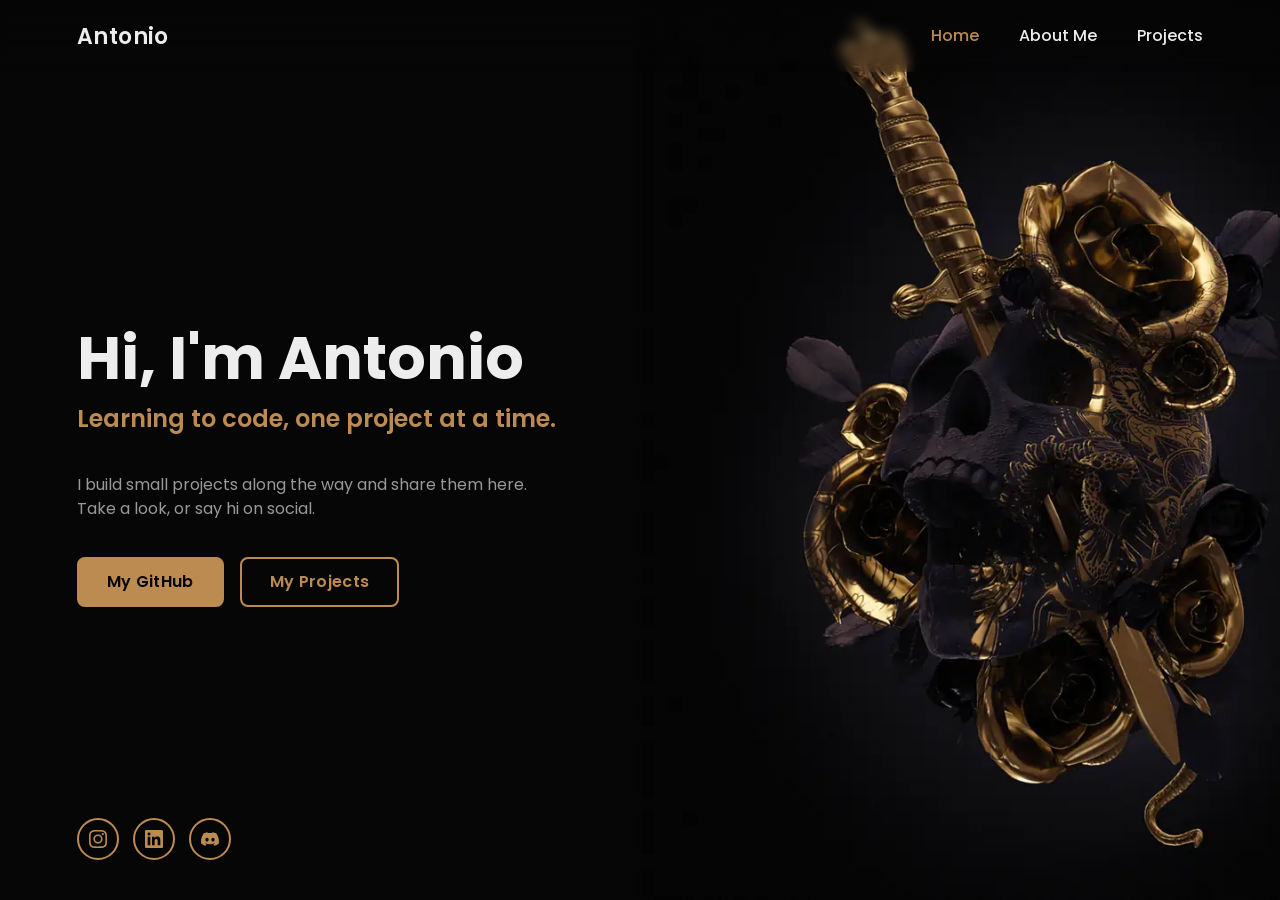
<file: site/index.html>
<!DOCTYPE html>
<html lang="en">

<head>
    <meta charset="UTF-8">
    <title>Antonio Tlusteck - Personal Portfolio</title>
    <meta name="description" content="Personal website of Antonio Tlusteck: a developer learning to code, sharing small projects like a Pokedex and a personal bookshelf app.">
    <meta name="viewport" content="width=device-width, initial-scale=1.0">
    <meta name="theme-color" content="#050505">
    <meta property="og:title" content="Antonio Tlusteck - Personal Portfolio">
    <meta property="og:description" content="Personal website of Antonio Tlusteck: projects, about me, and social links.">
    <meta property="og:type" content="website">
    <meta property="og:url" content="https://antonio-tl.com/">
    <meta property="og:image" content="https://antonio-tl.com/Images/hero-bg.webp">
    <link rel="canonical" href="https://antonio-tl.com/">
    <link rel="icon" type="image/png" href="Images/Icon.png">
    <link href="CSS/design.css" type="text/css" rel="stylesheet">
    <script type="application/ld+json">
    {
        "@context": "https://schema.org",
        "@type": "Person",
        "name": "Antonio Tlusteck",
        "alternateName": "Tea",
        "url": "https://antonio-tl.com/",
        "image": "https://antonio-tl.com/Images/profile.webp",
        "sameAs": [
            "https://github.com/Antonio-Tl",
            "https://www.linkedin.com/in/antonio-tlusteck/",
            "https://www.instagram.com/antonio.tlu/",
            "https://steamcommunity.com/profiles/76561198381881233/"
        ]
    }
    </script>
</head>

<body>
    <header class="header">
        <a href="index.html" class="logo">Antonio</a>

        <button class="nav-toggle" id="navToggle" aria-expanded="false" aria-controls="navbar" aria-label="Toggle navigation menu">
            <svg class="icon icon-menu"><use href="Images/icons/sprite.svg#icon-menu"></use></svg>
            <svg class="icon icon-close"><use href="Images/icons/sprite.svg#icon-close"></use></svg>
        </button>

        <nav class="navbar" id="navbar">
            <a href="index.html" class="active">Home</a>
            <a href="Content/AboutMe.html">About Me</a>
            <a href="Content/Projects.html">Projects</a>
        </nav>
    </header>

    <section class="hero">
        <div class="hero-content">
            <h1 data-reveal data-reveal-delay="0">Hi, I'm Antonio</h1>
            <p class="lede" data-reveal data-reveal-delay="80">Learning to code, one project at a time.</p>
            <p data-reveal data-reveal-delay="160">
                I build small projects along the way and share them here.
                Take a look, or say hi on social.
            </p>
            <div class="btn-box" data-reveal data-reveal-delay="240">
                <a href="https://github.com/Antonio-Tl" target="_blank" rel="noopener" class="btn btn-primary">My GitHub</a>
                <a href="Content/Projects.html" target="_blank" rel="noopener" class="btn btn-ghost">My Projects</a>
            </div>
        </div>

        <div class="hero-sci icon-row" data-reveal data-reveal-delay="320">
            <a href="https://www.instagram.com/antonio.tlu/" target="_blank" rel="noopener" class="icon-link" aria-label="Instagram">
                <svg class="icon"><use href="Images/icons/sprite.svg#icon-instagram"></use></svg>
            </a>
            <a href="https://www.linkedin.com/in/antonio-tlusteck/" target="_blank" rel="noopener" class="icon-link" aria-label="LinkedIn">
                <svg class="icon"><use href="Images/icons/sprite.svg#icon-linkedin"></use></svg>
            </a>
            <a href="#" id="dcBtn" class="icon-link" aria-label="Show Discord tag" aria-haspopup="dialog">
                <svg class="icon"><use href="Images/icons/sprite.svg#icon-discord"></use></svg>
            </a>
        </div>
    </section>

    <div class="modal-backdrop" id="dcModal">
        <div class="modal-card" role="dialog" aria-modal="true" aria-labelledby="dcModalTitle">
            <div class="modal-card-head">
                <h3 id="dcModalTitle">My Discord Tag</h3>
                <button class="modal-close" id="dcClose" aria-label="Close">
                    <svg class="icon"><use href="Images/icons/sprite.svg#icon-close"></use></svg>
                </button>
            </div>
            <p>tea14</p>
        </div>
    </div>

    <script src="JS/main.js"></script>
</body>

</html>
</file>
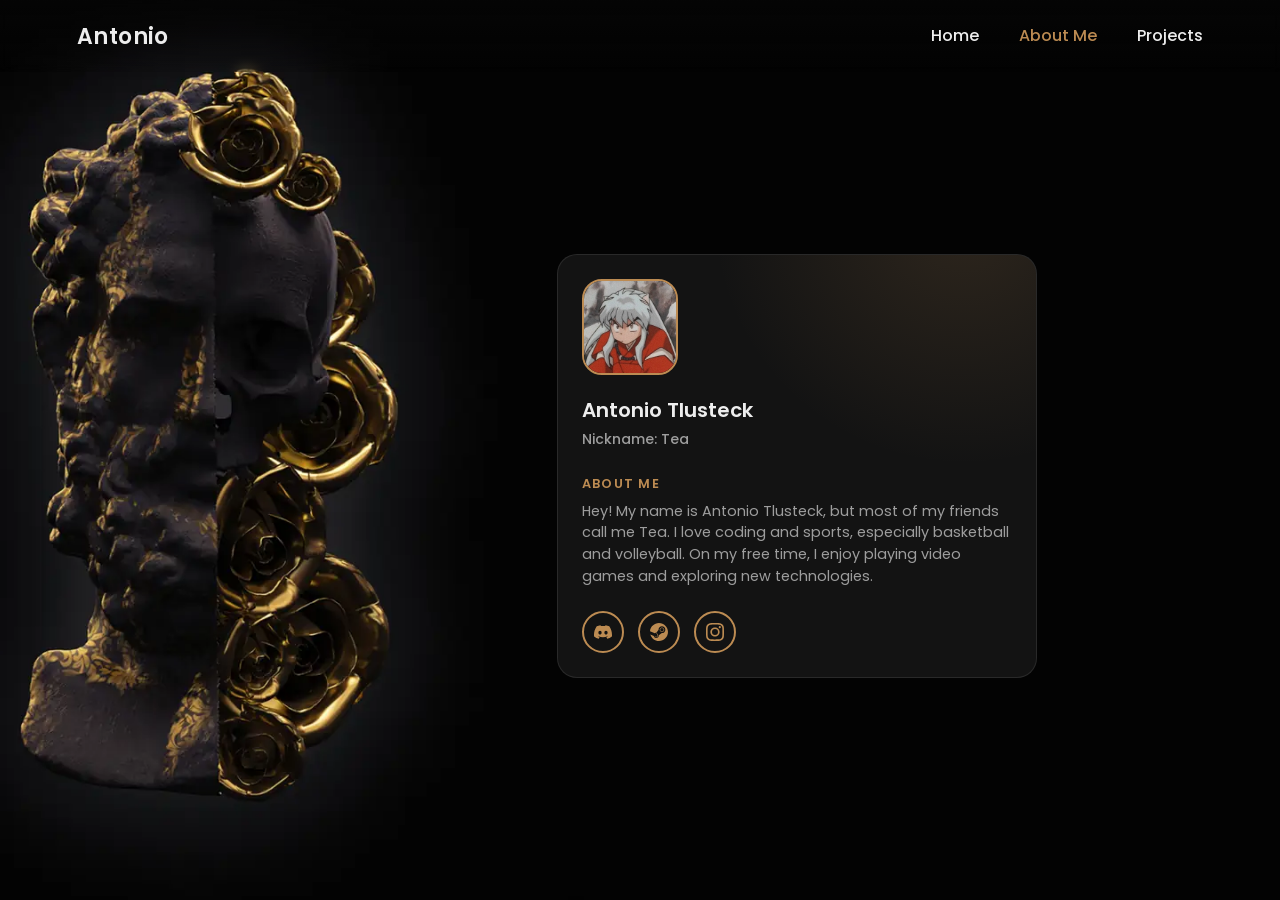
<file: site/Content/AboutMe.html>
<!DOCTYPE html>
<html lang="en">

<head>
    <meta charset="UTF-8">
    <title>About Me - Antonio Tlusteck</title>
    <meta name="description" content="A little bit about Antonio Tlusteck, aka Tea: sports, games, and learning to code.">
    <meta name="viewport" content="width=device-width, initial-scale=1.0">
    <meta name="theme-color" content="#050505">
    <meta property="og:title" content="About Me - Antonio Tlusteck">
    <meta property="og:description" content="A little bit about Antonio Tlusteck, aka Tea: sports, games, and learning to code.">
    <meta property="og:type" content="website">
    <meta property="og:url" content="https://antonio-tl.com/Content/AboutMe.html">
    <link rel="canonical" href="https://antonio-tl.com/Content/AboutMe.html">
    <link rel="icon" type="image/png" href="../Images/Icon.png">
    <link href="../CSS/design.css" type="text/css" rel="stylesheet">
    <script type="application/ld+json">
    {
        "@context": "https://schema.org",
        "@type": "Person",
        "name": "Antonio Tlusteck",
        "alternateName": "Tea",
        "url": "https://antonio-tl.com/",
        "image": "https://antonio-tl.com/Images/profile.webp",
        "sameAs": [
            "https://github.com/Antonio-Tl",
            "https://www.linkedin.com/in/antonio-tlusteck/",
            "https://www.instagram.com/antonio.tlu/",
            "https://steamcommunity.com/profiles/76561198381881233/"
        ]
    }
    </script>
</head>

<body>
    <header class="header">
        <a href="../index.html" class="logo">Antonio</a>

        <button class="nav-toggle" id="navToggle" aria-expanded="false" aria-controls="navbar" aria-label="Toggle navigation menu">
            <svg class="icon icon-menu"><use href="../Images/icons/sprite.svg#icon-menu"></use></svg>
            <svg class="icon icon-close"><use href="../Images/icons/sprite.svg#icon-close"></use></svg>
        </button>

        <nav class="navbar" id="navbar">
            <a href="../index.html">Home</a>
            <a href="AboutMe.html" class="active">About Me</a>
            <a href="Projects.html">Projects</a>
        </nav>
    </header>

    <section class="about">
        <div class="profile-card project-card" data-reveal data-reveal-delay="0">
            <div class="profile-photo">
                <img src="../Images/profile.webp" alt="Antonio's profile picture" width="96" height="96">
            </div>

            <h2>Antonio Tlusteck<span>Nickname: Tea</span></h2>

            <h3>About Me</h3>
            <p>
                Hey! My name is Antonio Tlusteck, but most of my friends call me Tea.
                I love coding and sports, especially basketball and volleyball. On my free time, 
                I enjoy playing video games and exploring new technologies.
            </p>

            <div class="icon-row">
                <a href="#" id="dcBtn" class="icon-link" aria-label="Show Discord tag" aria-haspopup="dialog">
                    <svg class="icon"><use href="../Images/icons/sprite.svg#icon-discord"></use></svg>
                </a>
                <a href="https://steamcommunity.com/profiles/76561198381881233/" target="_blank" rel="noopener" class="icon-link" aria-label="Steam">
                    <svg class="icon"><use href="../Images/icons/sprite.svg#icon-steam"></use></svg>
                </a>
                <a href="https://www.instagram.com/antonio.tlu/" target="_blank" rel="noopener" class="icon-link" aria-label="Instagram">
                    <svg class="icon"><use href="../Images/icons/sprite.svg#icon-instagram"></use></svg>
                </a>
            </div>
        </div>
    </section>

    <div class="modal-backdrop" id="dcModal">
        <div class="modal-card" role="dialog" aria-modal="true" aria-labelledby="dcModalTitle">
            <div class="modal-card-head">
                <h3 id="dcModalTitle">My Discord Tag</h3>
                <button class="modal-close" id="dcClose" aria-label="Close">
                    <svg class="icon"><use href="../Images/icons/sprite.svg#icon-close"></use></svg>
                </button>
            </div>
            <p>tea14</p>
        </div>
    </div>

    <script src="../JS/main.js"></script>
</body>

</html>
</file>
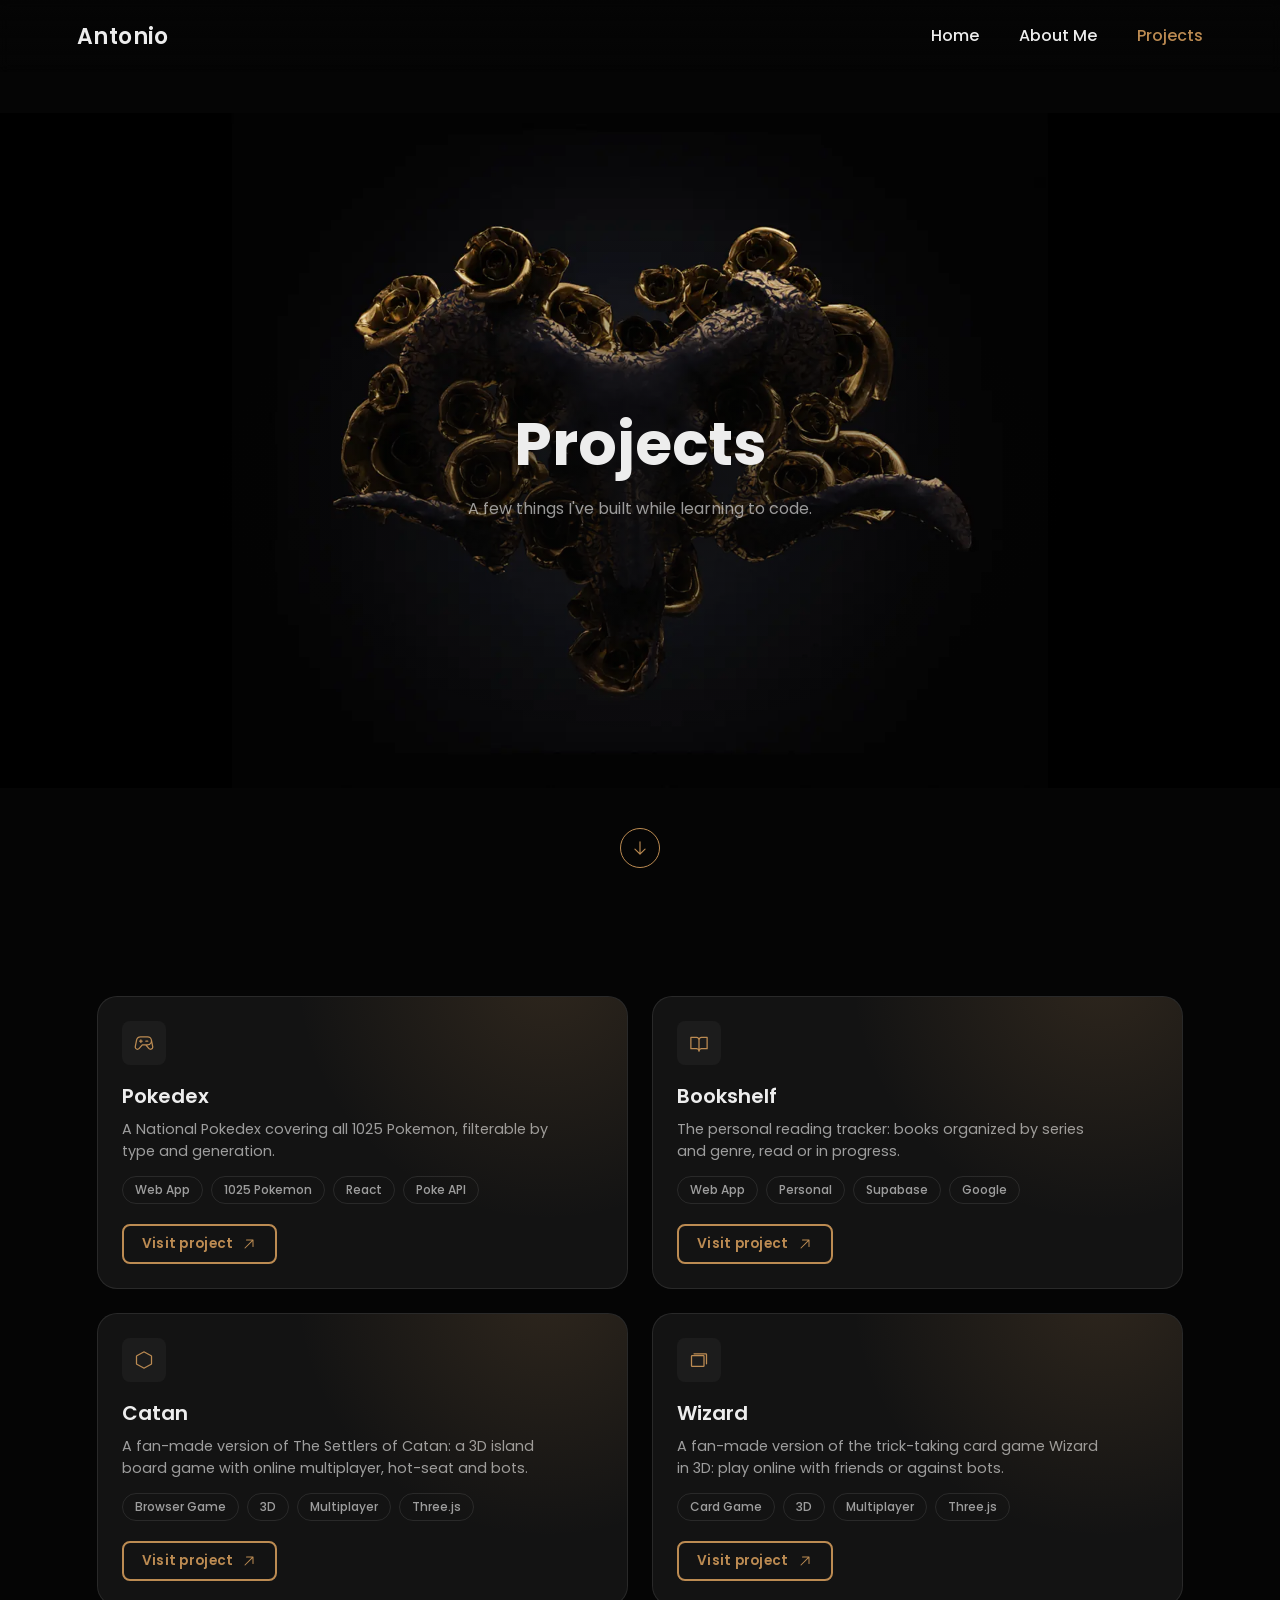
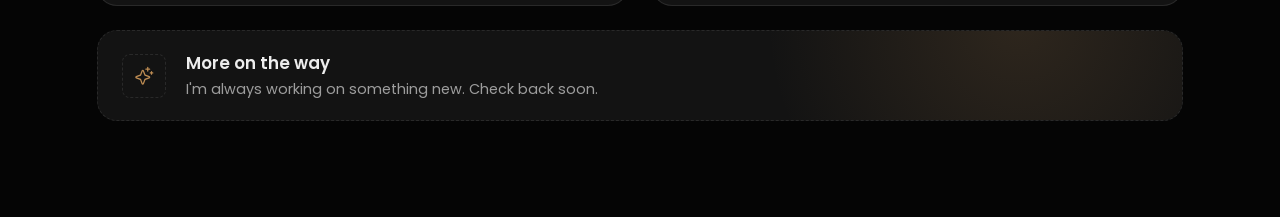
<file: site/Content/Projects.html>
<!DOCTYPE html>
<html lang="en">

<head>
    <meta charset="UTF-8">
    <title>Projects - Antonio Tlusteck</title>
    <meta name="description" content="Projects by Antonio Tlusteck, including a Pokedex covering all 1025 Pokemon, a personal bookshelf tracker and fan-made versions of Catan and Wizard.">
    <meta name="viewport" content="width=device-width, initial-scale=1.0">
    <meta name="theme-color" content="#050505">
    <meta property="og:title" content="Projects - Antonio Tlusteck">
    <meta property="og:description" content="Projects by Antonio Tlusteck, including a Pokedex covering all 1025 Pokemon, a personal bookshelf tracker and fan-made versions of Catan and Wizard.">
    <meta property="og:type" content="website">
    <meta property="og:url" content="https://antonio-tl.com/Content/Projects.html">
    <link rel="canonical" href="https://antonio-tl.com/Content/Projects.html">
    <link rel="icon" type="image/png" href="../Images/Icon.png">
    <link href="../CSS/design.css" type="text/css" rel="stylesheet">
    <script type="application/ld+json">
    {
        "@context": "https://schema.org",
        "@type": "Person",
        "name": "Antonio Tlusteck",
        "alternateName": "Tea",
        "url": "https://antonio-tl.com/",
        "image": "https://antonio-tl.com/Images/profile.webp",
        "sameAs": [
            "https://github.com/Antonio-Tl",
            "https://www.linkedin.com/in/antonio-tlusteck/",
            "https://www.instagram.com/antonio.tlu/",
            "https://steamcommunity.com/profiles/76561198381881233/"
        ]
    }
    </script>
</head>

<body>
    <header class="header">
        <a href="../index.html" class="logo">Antonio</a>

        <button class="nav-toggle" id="navToggle" aria-expanded="false" aria-controls="navbar" aria-label="Toggle navigation menu">
            <svg class="icon icon-menu"><use href="../Images/icons/sprite.svg#icon-menu"></use></svg>
            <svg class="icon icon-close"><use href="../Images/icons/sprite.svg#icon-close"></use></svg>
        </button>

        <nav class="navbar" id="navbar">
            <a href="../index.html">Home</a>
            <a href="AboutMe.html">About Me</a>
            <a href="Projects.html" class="active">Projects</a>
        </nav>
    </header>

    <section class="project-hero">
        <div class="project-hero-content">
            <h1 data-reveal data-reveal-delay="0">Projects</h1>
            <p data-reveal data-reveal-delay="80">A few things I've built while learning to code.</p>
        </div>

        <a href="#projectsList" class="scroll-cue" aria-label="Scroll to projects">
            <svg class="icon"><use href="../Images/icons/sprite.svg#icon-arrow-down"></use></svg>
        </a>
    </section>

    <section class="projects" id="projectsList">
        <div class="project-bento">
            <article class="project-card project-card--primary" data-reveal data-reveal-delay="0">
                <div class="project-icon">
                    <svg class="icon"><use href="../Images/icons/sprite.svg#icon-controller"></use></svg>
                </div>
                <h2>Pokedex</h2>
                <p>A National Pokedex covering all 1025 Pokemon, filterable by type and generation.</p>
                <div class="tag-row">
                    <span class="tag">Web App</span>
                    <span class="tag">1025 Pokemon</span>
                    <span class="tag">React</span>
                    <span class="tag">Poke API</span>
                </div>
                <a href="https://pokedex.antonio-tl.com" target="_blank" rel="noopener" class="btn btn-ghost">
                    Visit project
                    <svg class="icon"><use href="../Images/icons/sprite.svg#icon-external"></use></svg>
                </a>
            </article>

            <article class="project-card project-card--secondary" data-reveal data-reveal-delay="80">
                <div class="project-icon">
                    <svg class="icon"><use href="../Images/icons/sprite.svg#icon-book"></use></svg>
                </div>
                <h2>Bookshelf</h2>
                <p>The personal reading tracker: books organized by series and genre, read or in progress.</p>
                <div class="tag-row">
                    <span class="tag">Web App</span>
                    <span class="tag">Personal</span>
                    <span class="tag">Supabase</span>
                    <span class="tag">Google</span>
                </div>
                <a href="https://bookshelf.antonio-tl.com" target="_blank" rel="noopener" class="btn btn-ghost">
                    Visit project
                    <svg class="icon"><use href="../Images/icons/sprite.svg#icon-external"></use></svg>
                </a>
            </article>

            <article class="project-card project-card--tertiary" data-reveal data-reveal-delay="160">
                <div class="project-icon">
                    <svg class="icon"><use href="../Images/icons/sprite.svg#icon-hexagon"></use></svg>
                </div>
                <h2>Catan</h2>
                <p>A fan-made version of The Settlers of Catan: a 3D island board game with online multiplayer, hot-seat and bots.</p>
                <div class="tag-row">
                    <span class="tag">Browser Game</span>
                    <span class="tag">3D</span>
                    <span class="tag">Multiplayer</span>
                    <span class="tag">Three.js</span>
                </div>
                <a href="https://catan.antonio-tl.com" target="_blank" rel="noopener" class="btn btn-ghost">
                    Visit project
                    <svg class="icon"><use href="../Images/icons/sprite.svg#icon-external"></use></svg>
                </a>
            </article>

            <article class="project-card project-card--quaternary" data-reveal data-reveal-delay="240">
                <div class="project-icon">
                    <svg class="icon"><use href="../Images/icons/sprite.svg#icon-cards"></use></svg>
                </div>
                <h2>Wizard</h2>
                <p>A fan-made version of the trick-taking card game Wizard in 3D: play online with friends or against bots.</p>
                <div class="tag-row">
                    <span class="tag">Card Game</span>
                    <span class="tag">3D</span>
                    <span class="tag">Multiplayer</span>
                    <span class="tag">Three.js</span>
                </div>
                <a href="https://wizard.antonio-tl.com" target="_blank" rel="noopener" class="btn btn-ghost">
                    Visit project
                    <svg class="icon"><use href="../Images/icons/sprite.svg#icon-external"></use></svg>
                </a>
            </article>

            <article class="project-card project-card--soon" data-reveal data-reveal-delay="320">
                <div class="project-icon">
                    <svg class="icon"><use href="../Images/icons/sprite.svg#icon-sparkle"></use></svg>
                </div>
                <div class="project-card--soon-text">
                    <h2>More on the way</h2>
                    <p>I'm always working on something new. Check back soon.</p>
                </div>
            </article>
        </div>
    </section>

    <script src="../JS/main.js"></script>
</body>

</html>
</file>
<file: site/CSS/design.css>
@import url('https://fonts.googleapis.com/css2?family=Poppins:wght@300;400;500;600;700;800&display=swap');

:root {
  --bg: #050505;
  --surface: #131313;
  --surface-2: #1c1c1c;
  --border: rgba(237, 237, 237, 0.1);
  --text: #ededed;
  --text-muted: rgba(237, 237, 237, 0.64);
  --accent: #bc8b52;
  --accent-ink: #050505;
  --radius-sm: 8px;
  --radius-lg: 20px;
  --nav-h: 72px;
  --container: 1240px;
  --gutter: clamp(24px, 6vw, 96px);
  --ease: cubic-bezier(0.16, 1, 0.3, 1);
}

*,
*::before,
*::after {
  margin: 0;
  padding: 0;
  box-sizing: border-box;
}

html {
  scroll-behavior: smooth;
}

body {
  font-family: 'Poppins', sans-serif;
  background: var(--bg);
  color: var(--text);
  line-height: 1.5;
  overflow-x: hidden;
}

img,
svg {
  display: block;
  max-width: 100%;
}

a {
  color: inherit;
}

.icon {
  width: 1em;
  height: 1em;
  fill: currentColor;
}

:focus-visible {
  outline: 2px solid var(--accent);
  outline-offset: 3px;
}

.container {
  width: 100%;
  max-width: var(--container);
  margin-inline: auto;
  padding-inline: var(--gutter);
}

.visually-hidden {
  position: absolute;
  width: 1px;
  height: 1px;
  overflow: hidden;
  clip: rect(0 0 0 0);
  white-space: nowrap;
}

/* ---------- Header / Nav ---------- */

.header {
  position: fixed;
  inset: 0 0 auto 0;
  height: var(--nav-h);
  display: flex;
  align-items: center;
  justify-content: space-between;
  padding-inline: var(--gutter);
  z-index: 200;
  background: linear-gradient(to bottom, rgba(5, 5, 5, 0.85), rgba(5, 5, 5, 0));
  backdrop-filter: blur(6px);
}

.logo {
  font-size: 22px;
  font-weight: 600;
  text-decoration: none;
  color: var(--text);
  letter-spacing: 0.02em;
}

.navbar {
  display: flex;
  align-items: center;
  gap: 40px;
}

.navbar a {
  font-size: 16px;
  font-weight: 500;
  text-decoration: none;
  color: var(--text);
  transition: color 0.25s var(--ease);
}

.navbar a:hover,
.navbar a.active {
  color: var(--accent);
}

.nav-toggle {
  display: none;
  align-items: center;
  justify-content: center;
  width: 40px;
  height: 40px;
  background: transparent;
  border: 1px solid var(--border);
  border-radius: var(--radius-sm);
  color: var(--text);
  font-size: 20px;
  cursor: pointer;
}

.nav-toggle .icon-close {
  display: none;
}

.nav-toggle[aria-expanded="true"] .icon-menu {
  display: none;
}

.nav-toggle[aria-expanded="true"] .icon-close {
  display: block;
}

/* ---------- Buttons ---------- */

.btn {
  position: relative;
  display: inline-flex;
  align-items: center;
  justify-content: center;
  height: 50px;
  padding-inline: 28px;
  border-radius: var(--radius-sm);
  font-size: 16px;
  font-weight: 600;
  letter-spacing: 0.02em;
  text-decoration: none;
  white-space: nowrap;
  border: 2px solid var(--accent);
  overflow: hidden;
  z-index: 1;
  transition: color 0.5s var(--ease), transform 0.2s var(--ease);
}

.btn::before {
  content: '';
  position: absolute;
  top: 0;
  left: 0;
  width: 0;
  height: 100%;
  z-index: -1;
  transition: width 0.5s var(--ease);
}

.btn:hover::before {
  width: 100%;
}

.btn:active {
  transform: scale(0.98);
}

.btn-primary {
  background: var(--accent);
  color: var(--accent-ink);
}

.btn-primary::before {
  background: var(--bg);
}

.btn-primary:hover {
  color: var(--accent);
}

.btn-ghost {
  background: transparent;
  color: var(--accent);
}

.btn-ghost::before {
  background: var(--accent);
}

.btn-ghost:hover {
  color: var(--accent-ink);
}

.icon-link {
  position: relative;
  display: inline-flex;
  align-items: center;
  justify-content: center;
  width: 42px;
  height: 42px;
  border-radius: 50%;
  border: 2px solid var(--accent);
  color: var(--accent);
  font-size: 18px;
  text-decoration: none;
  transition: background 0.35s var(--ease), color 0.35s var(--ease), transform 0.2s var(--ease);
}

.icon-link:hover {
  background: var(--accent);
  color: var(--accent-ink);
  transform: translateY(-2px);
}

.icon-row {
  display: flex;
  gap: 14px;
}

/* ---------- Hero ---------- */

.hero {
  position: relative;
  min-height: 100dvh;
  display: flex;
  align-items: center;
  background: url('../Images/hero-bg.webp') no-repeat center / cover;
  padding: calc(var(--nav-h) + 24px) var(--gutter) 64px;
}

.hero-content {
  max-width: 560px;
}

.hero-content h1 {
  font-size: clamp(2.5rem, 1.9rem + 2.6vw, 3.75rem);
  font-weight: 700;
  line-height: 1.1;
}

.hero-content .lede {
  font-size: clamp(1.25rem, 1.1rem + 0.6vw, 1.5rem);
  font-weight: 600;
  color: var(--accent);
  margin-top: 10px;
}

.hero-content p {
  font-size: 16px;
  color: var(--text-muted);
  max-width: 46ch;
  margin: 20px 0 36px;
}

.btn-box {
  display: flex;
  flex-wrap: wrap;
  gap: 16px;
}

.hero-sci {
  position: absolute;
  left: var(--gutter);
  bottom: 40px;
}

/* ---------- Reveal animation ---------- */

[data-reveal] {
  opacity: 0;
  transform: translateY(18px);
}

[data-reveal].is-visible {
  animation: reveal-up 0.7s var(--ease) forwards;
}

@keyframes reveal-up {
  to {
    opacity: 1;
    transform: translateY(0);
  }
}

/* ---------- Project hero (Projects page) ---------- */

.project-hero {
  position: relative;
  min-height: 100dvh;
  display: flex;
  align-items: center;
  justify-content: center;
  text-align: center;
  background: url('../Images/projects-bg.webp') no-repeat center center / contain;
  padding: calc(var(--nav-h) + 24px) var(--gutter) 64px;
}

.project-hero::before {
  content: '';
  position: absolute;
  inset: 0;
  background: radial-gradient(46% 40% at 50% 54%, rgba(5, 5, 5, 0.72), rgba(5, 5, 5, 0) 72%);
  pointer-events: none;
}

.project-hero-content {
  position: relative;
  z-index: 1;
  max-width: 600px;
  margin-inline: auto;
}

.project-hero-content h1 {
  font-size: clamp(2.5rem, 1.9rem + 2.6vw, 3.75rem);
  font-weight: 700;
  line-height: 1.1;
}

.project-hero-content > p {
  font-size: 16px;
  color: var(--text-muted);
  max-width: 42ch;
  margin: 20px auto 0;
}

.scroll-cue {
  position: absolute;
  left: 50%;
  bottom: 32px;
  transform: translateX(-50%);
  z-index: 1;
  display: inline-flex;
  align-items: center;
  justify-content: center;
  width: 40px;
  height: 40px;
  border-radius: 50%;
  border: 1px solid var(--accent);
  color: var(--accent);
  font-size: 18px;
  animation: scroll-cue-bounce 2.2s ease-in-out infinite;
}

@keyframes scroll-cue-bounce {
  0%, 100% {
    transform: translateX(-50%) translateY(0);
  }
  50% {
    transform: translateX(-50%) translateY(6px);
  }
}

/* ---------- About ---------- */

.about {
  position: relative;
  min-height: 100dvh;
  display: flex;
  align-items: center;
  justify-content: flex-end;
  background: url('../Images/about-bg.webp') no-repeat center / cover;
  padding: calc(var(--nav-h) + 24px) var(--gutter) 64px;
}

.profile-card {
  width: 100%;
  max-width: 480px;
  margin-right: 13vw;
}

.profile-photo {
  width: 96px;
  height: 96px;
  border-radius: var(--radius-lg);
  overflow: hidden;
  border: 2px solid var(--accent);
  margin-bottom: 20px;
}

.profile-photo img {
  width: 100%;
  height: 100%;
  object-fit: cover;
}

.profile-card h2 {
  font-size: 1.5rem;
  font-weight: 600;
}

.profile-card h2 span {
  display: block;
  font-size: 0.875rem;
  font-weight: 500;
  color: var(--text-muted);
  margin-top: 4px;
}

.profile-card h3 {
  font-size: 0.8rem;
  font-weight: 600;
  letter-spacing: 0.1em;
  text-transform: uppercase;
  color: var(--accent);
  margin-top: 24px;
}

.profile-card p {
  font-size: 0.95rem;
  color: var(--text-muted);
  margin-top: 10px;
}

.profile-card .icon-row {
  margin-top: 24px;
}

/* ---------- Discord modal ---------- */

.modal-backdrop {
  display: none;
  position: fixed;
  inset: 0;
  z-index: 300;
  background: rgba(5, 5, 5, 0.6);
  align-items: center;
  justify-content: center;
  padding: 20px;
}

.modal-backdrop.is-open {
  display: flex;
}

.modal-card {
  width: 100%;
  max-width: 340px;
  background: var(--surface);
  border: 1px solid var(--accent);
  border-radius: var(--radius-lg);
  padding: 24px;
}

.modal-card-head {
  display: flex;
  align-items: center;
  justify-content: space-between;
}

.modal-card h3 {
  font-size: 1rem;
  font-weight: 600;
}

.modal-close {
  background: transparent;
  border: none;
  color: var(--accent);
  font-size: 20px;
  line-height: 1;
  cursor: pointer;
  padding: 4px;
}

.modal-card p {
  margin-top: 12px;
  color: var(--text-muted);
  font-family: monospace;
  font-size: 0.95rem;
}

/* ---------- Project cards ---------- */

.projects {
  padding: 96px var(--gutter) 96px;
  max-width: var(--container);
  margin-inline: auto;
}

.project-bento {
  display: grid;
  grid-template-columns: repeat(2, 1fr);
  gap: 24px;
}

.project-card--primary {
  grid-column: 1;
  grid-row: 1;
}

.project-card--secondary {
  grid-column: 2;
  grid-row: 1;
}

.project-card--tertiary {
  grid-column: 1;
  grid-row: 2;
}

.project-card--quaternary {
  grid-column: 2;
  grid-row: 2;
}

.project-card--soon {
  grid-column: 1 / -1;
  grid-row: 3;
}

.project-card {
  position: relative;
  display: flex;
  flex-direction: column;
  background: var(--surface);
  border: 1px solid var(--border);
  border-radius: var(--radius-lg);
  padding: 24px;
  overflow: hidden;
  transition: transform 0.35s var(--ease), border-color 0.35s var(--ease);
}

.project-card:hover {
  transform: translateY(-4px);
  border-color: var(--accent);
}

.project-card::before {
  content: '';
  position: absolute;
  inset: 0;
  background: radial-gradient(420px circle at 85% -10%, rgba(188, 139, 82, 0.16), transparent 60%);
  pointer-events: none;
}

.project-icon {
  width: 44px;
  height: 44px;
  display: flex;
  align-items: center;
  justify-content: center;
  border-radius: var(--radius-sm);
  background: var(--surface-2);
  color: var(--accent);
  font-size: 20px;
  margin-bottom: 16px;
}

.project-card h2 {
  font-size: 1.25rem;
  font-weight: 600;
}

.project-card p {
  color: var(--text-muted);
  font-size: 0.9rem;
  margin-top: 8px;
  max-width: 48ch;
}

.tag-row {
  display: flex;
  flex-wrap: wrap;
  gap: 8px;
  margin-top: 14px;
}

.tag {
  font-size: 0.75rem;
  font-weight: 500;
  color: var(--text-muted);
  border: 1px solid var(--border);
  border-radius: 999px;
  padding: 4px 12px;
}

.project-card .btn {
  align-self: flex-start;
  margin-top: 20px;
  height: 40px;
  padding-inline: 18px;
  font-size: 0.85rem;
  gap: 8px;
}

.project-card .btn .icon {
  font-size: 16px;
}

.project-card--soon {
  flex-direction: row;
  align-items: center;
  gap: 20px;
  border-style: dashed;
  padding: 20px 24px;
}

.project-card--soon .project-icon {
  flex-shrink: 0;
  margin-bottom: 0;
  background: transparent;
  border: 1px dashed var(--border);
}

.project-card--soon-text {
  flex: 1;
  min-width: 0;
}

.project-card--soon h2 {
  font-size: 1.05rem;
}

.project-card--soon p {
  margin-top: 2px;
}

/* ---------- Footer ---------- */

.footer {
  padding: 32px var(--gutter) 48px;
  max-width: var(--container);
  margin-inline: auto;
  display: flex;
  align-items: center;
  justify-content: space-between;
  flex-wrap: wrap;
  gap: 16px;
  border-top: 1px solid var(--border);
  color: var(--text-muted);
  font-size: 0.85rem;
}

/* ---------- Responsive ---------- */

@media (max-width: 768px) {
  :root {
    --gutter: 24px;
  }

  .navbar {
    position: fixed;
    top: var(--nav-h);
    left: 0;
    right: 0;
    display: flex;
    flex-direction: column;
    align-items: flex-start;
    gap: 4px;
    background: var(--surface);
    border-bottom: 1px solid var(--border);
    padding: 12px var(--gutter) 20px;
    transform: translateY(-12px);
    opacity: 0;
    pointer-events: none;
    transition: transform 0.3s var(--ease), opacity 0.3s var(--ease);
  }

  .navbar.is-open {
    transform: translateY(0);
    opacity: 1;
    pointer-events: auto;
  }

  .navbar a {
    width: 100%;
    padding: 10px 0;
    font-size: 17px;
  }

  .nav-toggle {
    display: inline-flex;
  }

  .hero {
    justify-content: flex-start;
    background-position: 74% 46%;
    background-size: cover;
  }

  .about {
    justify-content: center;
    align-items: center;
    background-position: 26% 46%;
    background-size: cover;
  }

  .project-hero {
    background-image: url('../Images/projects-bg-mobile.webp');
    background-size: 92%;
  }

  .profile-card {
    margin-right: 0;
    max-width: 380px;
    text-align: center;
  }

  .profile-card .icon-row {
    justify-content: center;
  }

  .profile-photo {
    margin-inline: auto;
  }

  .project-bento {
    grid-template-columns: 1fr;
  }

  .project-card--primary,
  .project-card--secondary,
  .project-card--tertiary,
  .project-card--quaternary,
  .project-card--soon {
    grid-column: 1;
    grid-row: auto;
  }

}

@media (prefers-reduced-motion: reduce) {
  html {
    scroll-behavior: auto;
  }

  [data-reveal] {
    opacity: 1;
    transform: none;
    animation: none;
  }

  .project-card,
  .btn,
  .btn::before,
  .icon-link {
    transition: none;
  }

  .scroll-cue {
    animation: none;
  }
}
</file>
